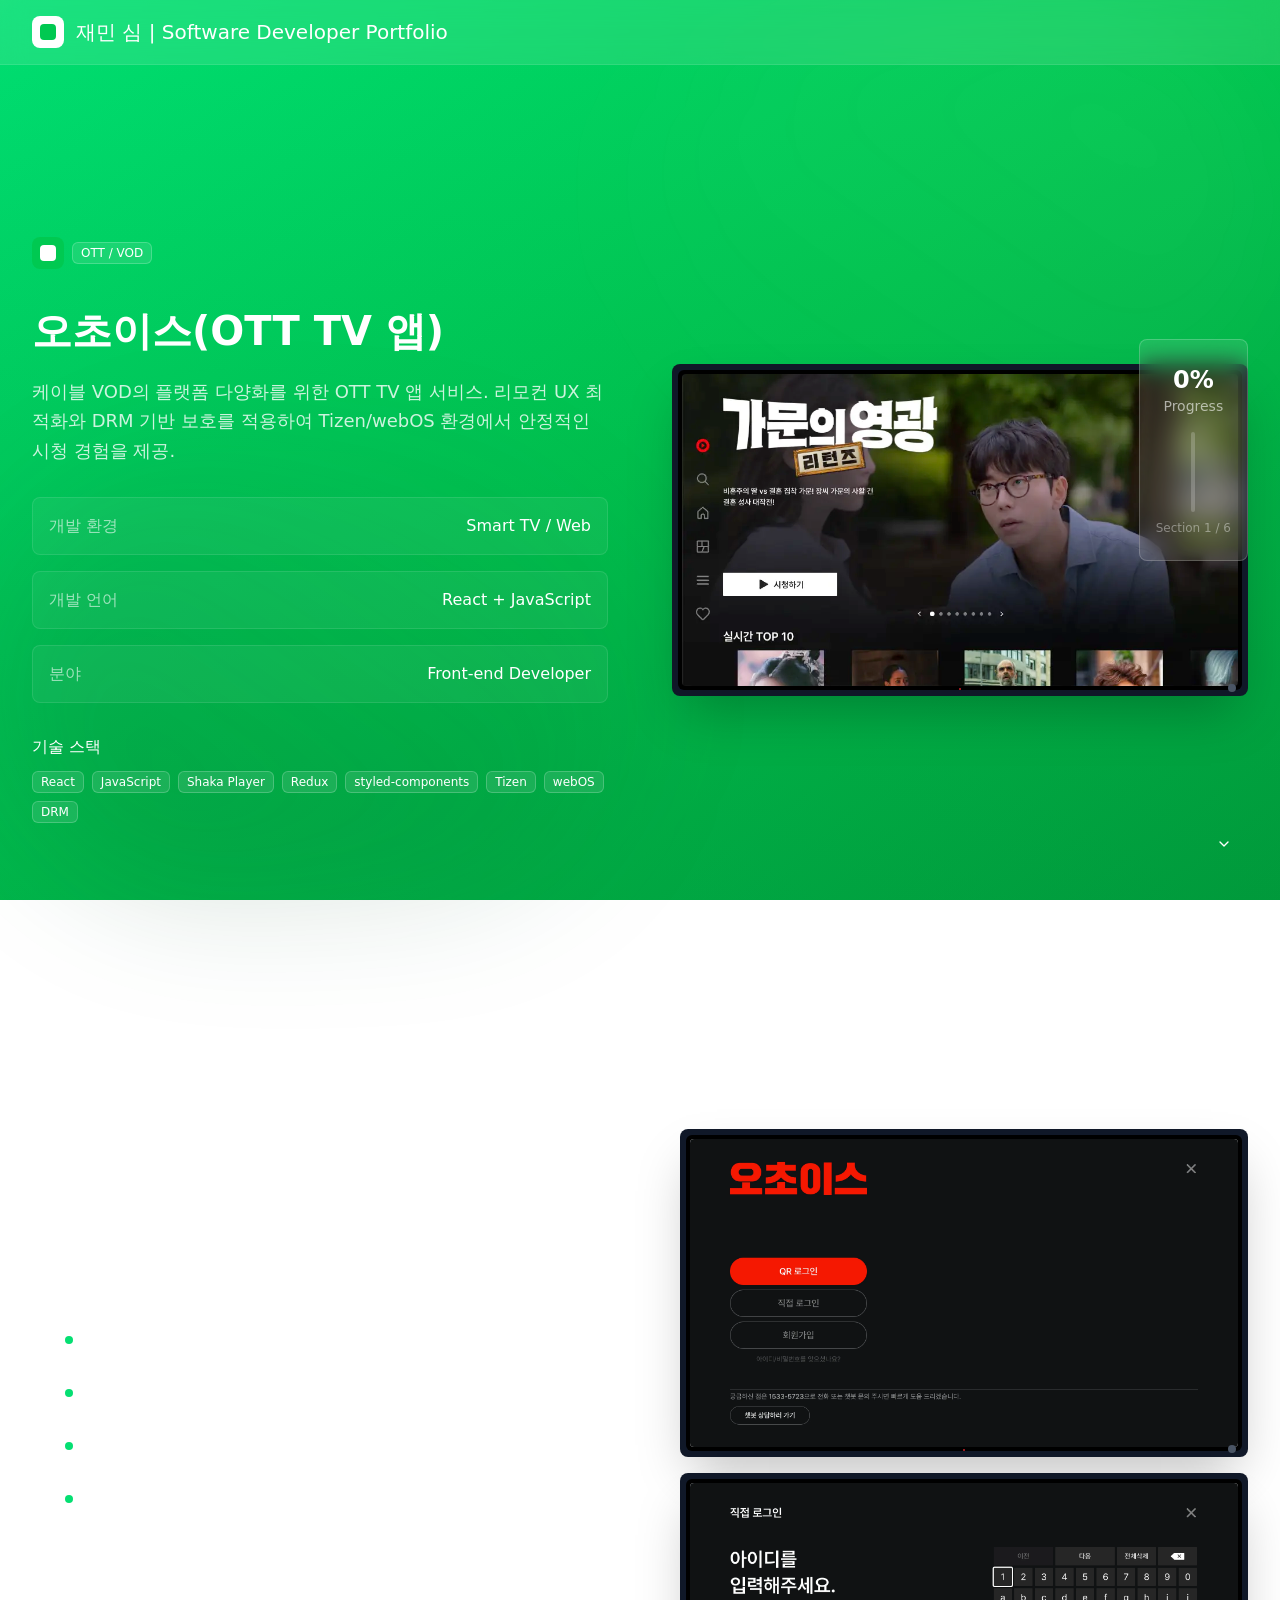
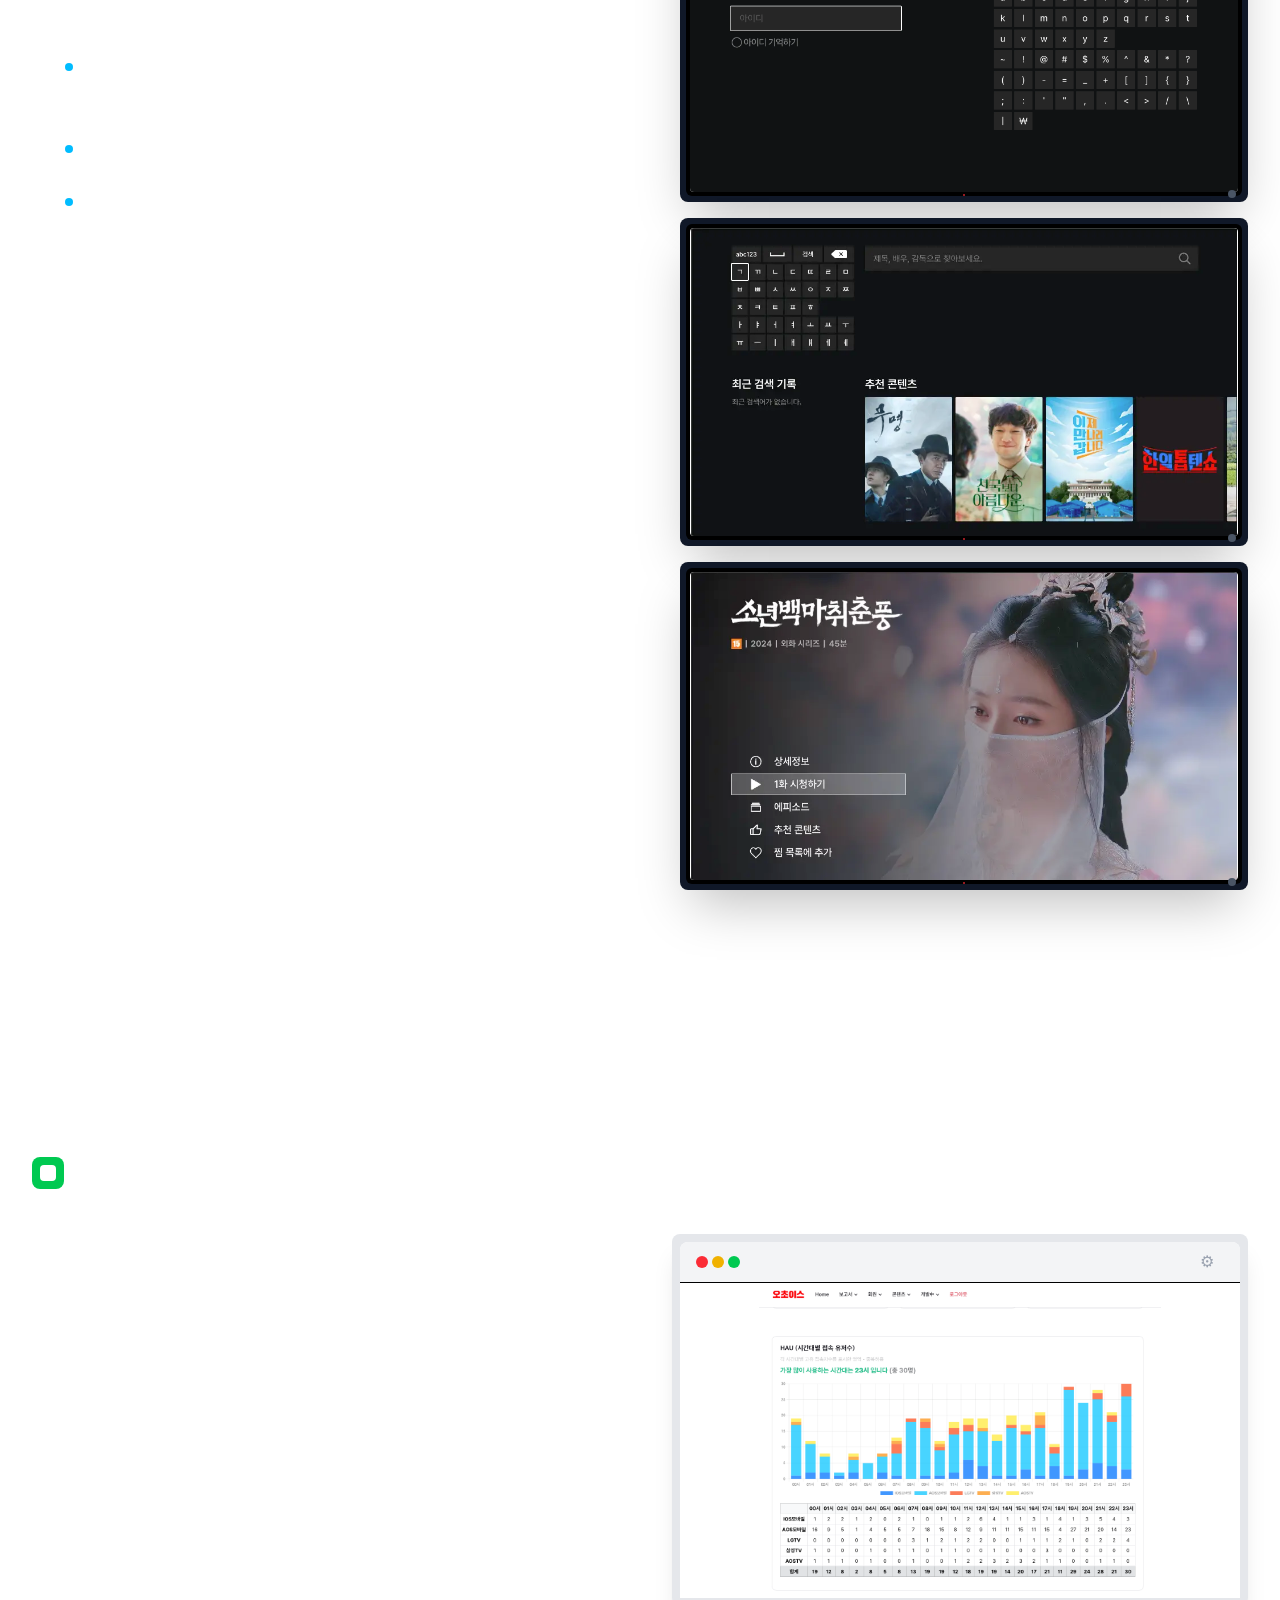
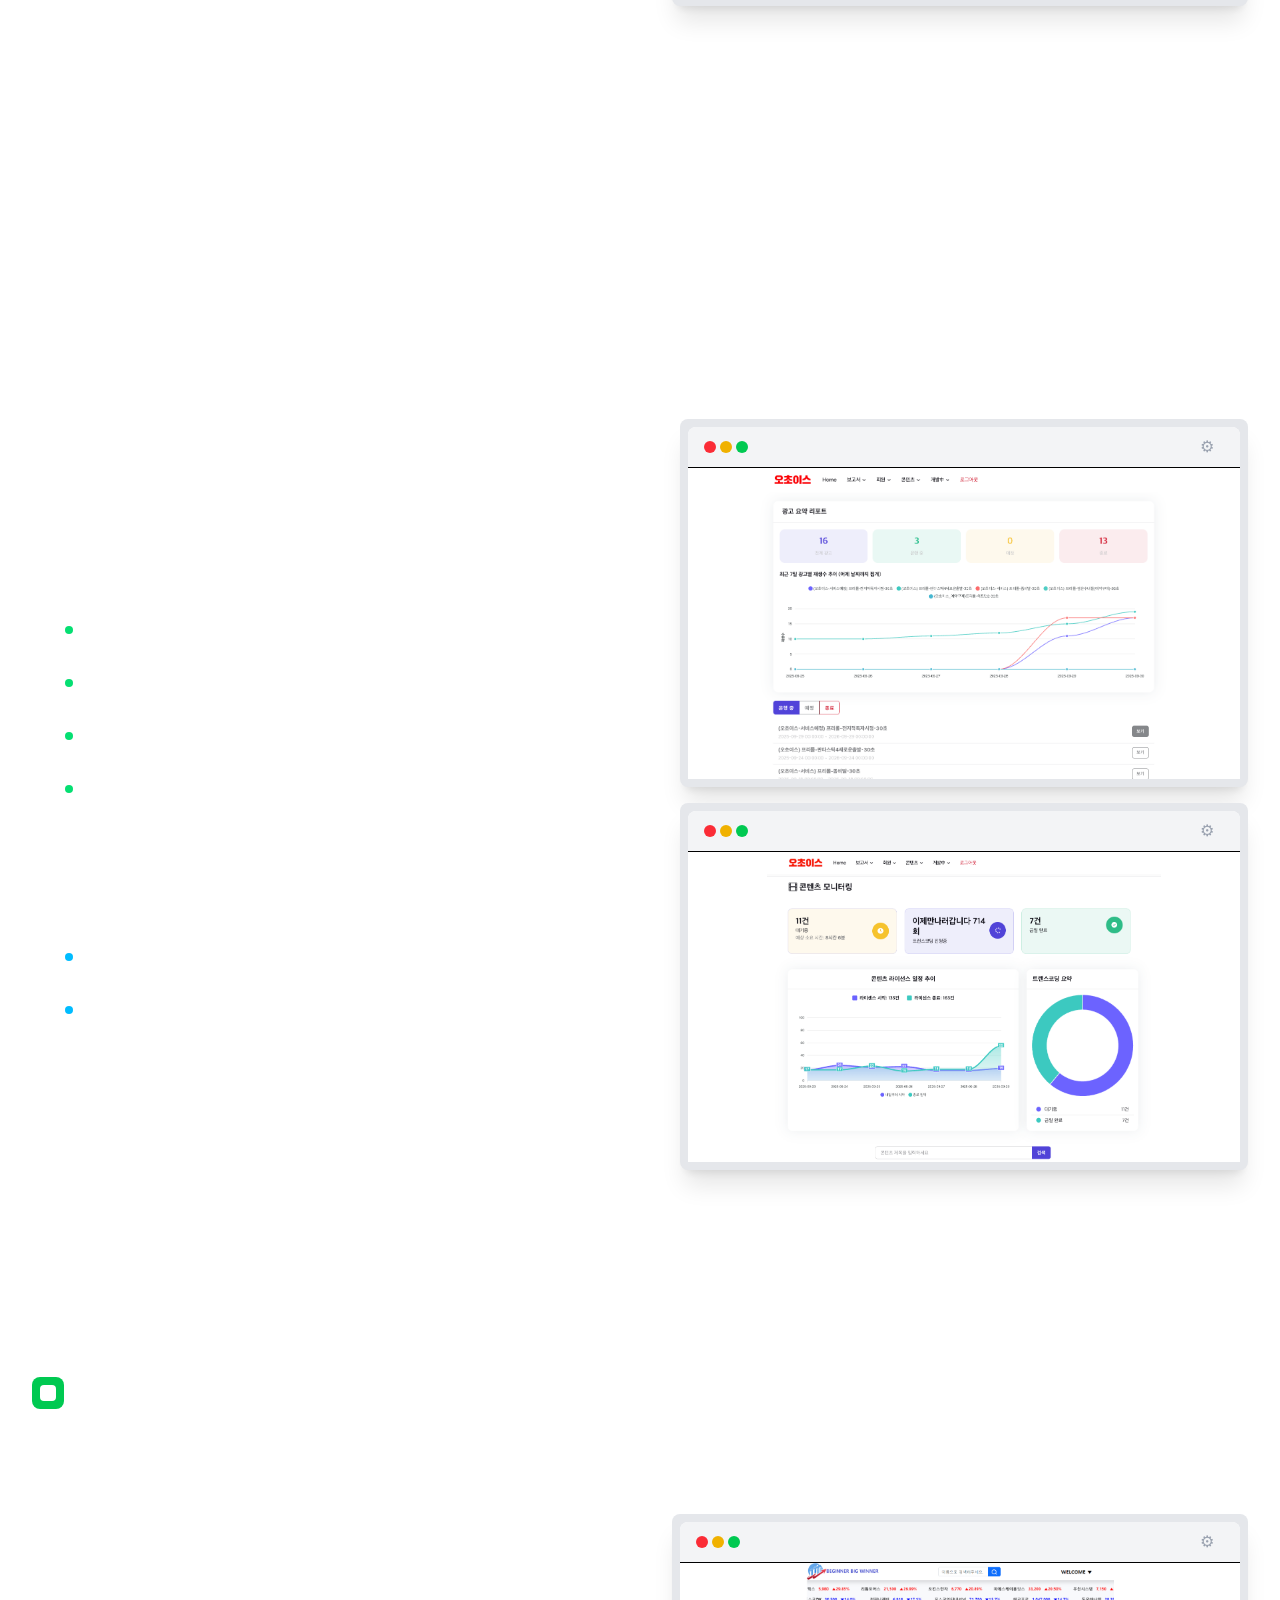
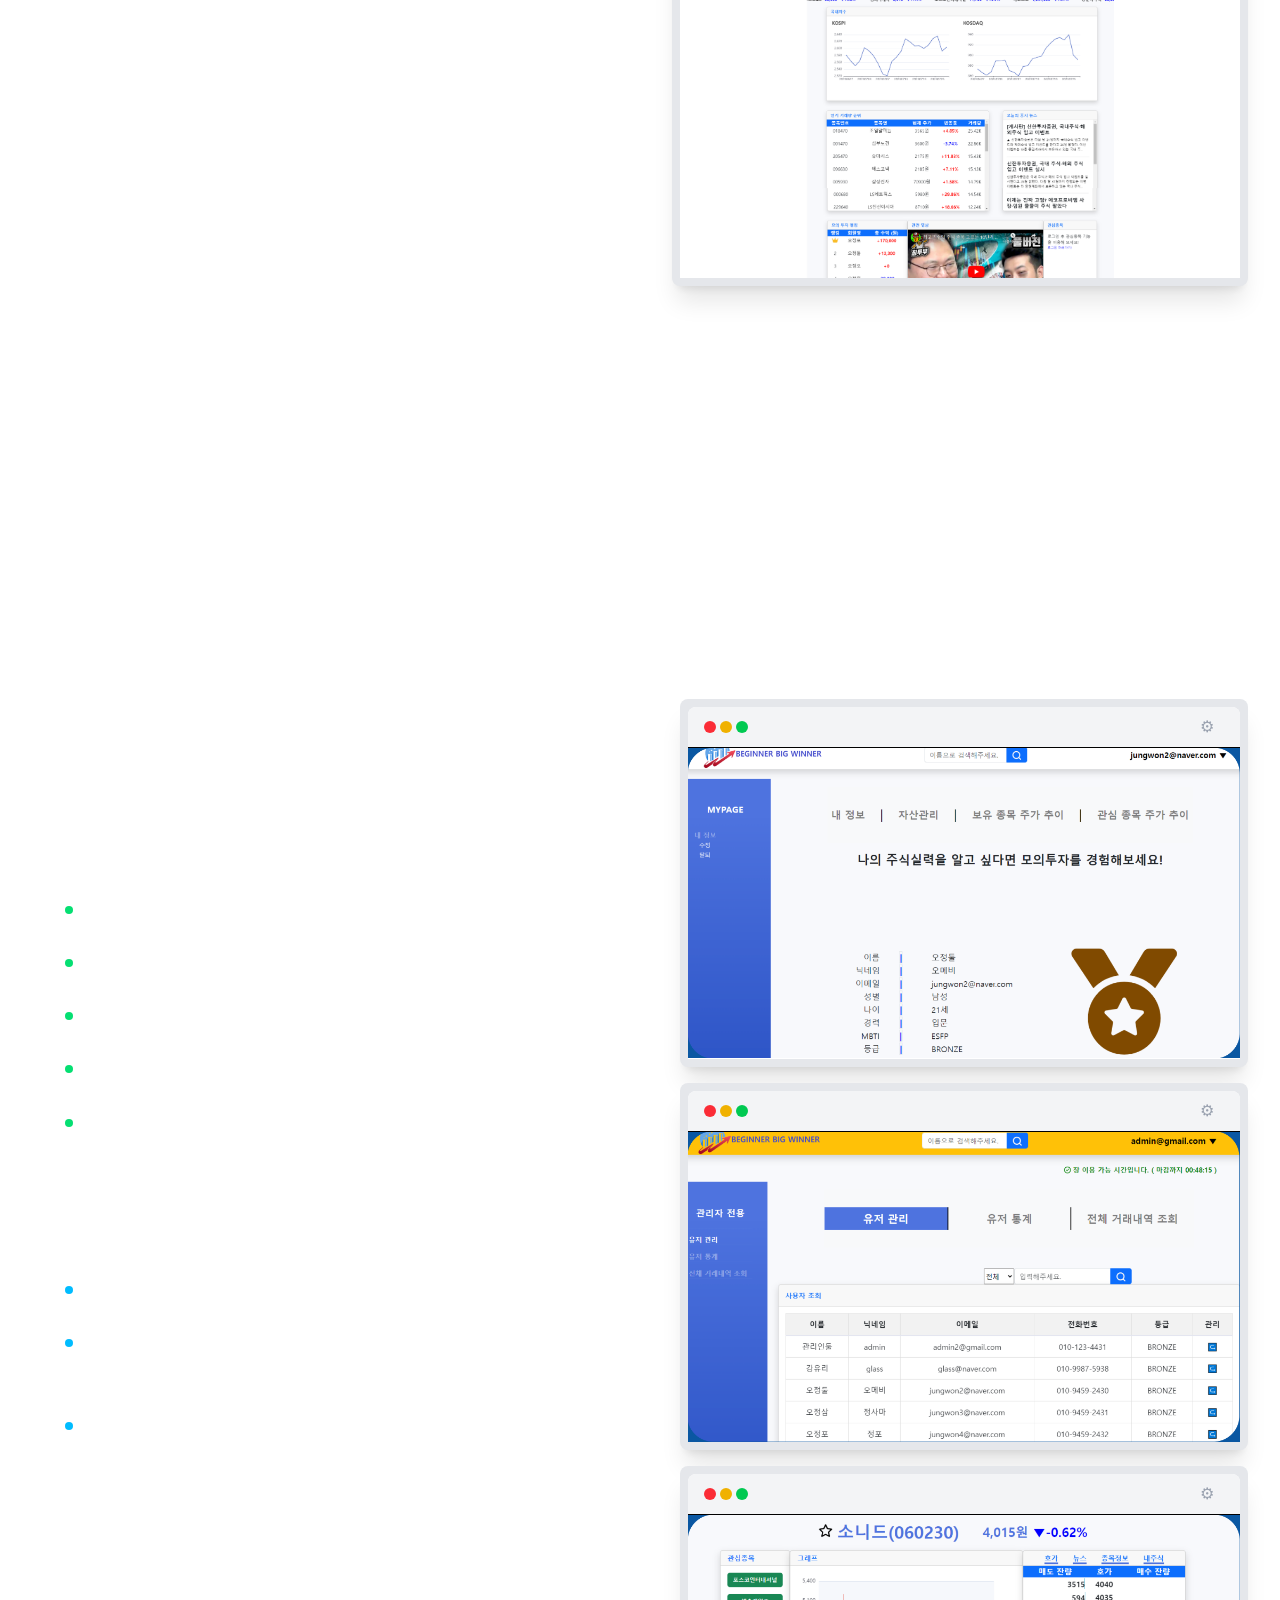
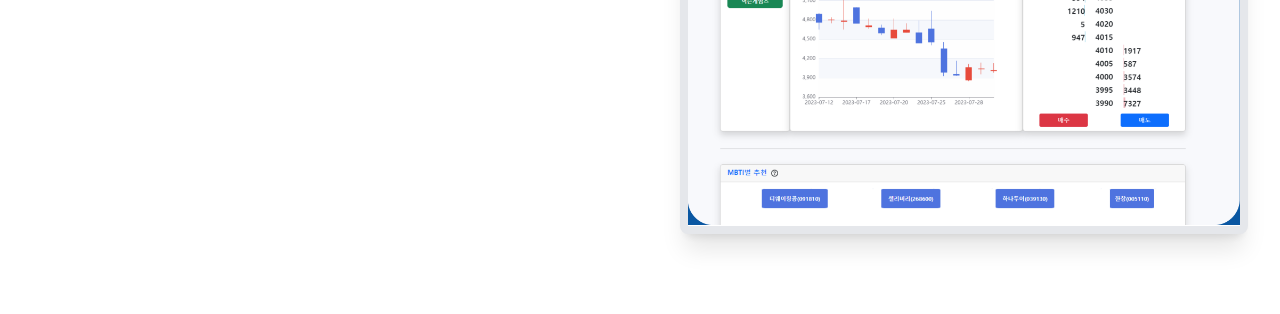
<file: index.html>
<!doctype html>
<html lang="en">
  <head>
    <meta charset="UTF-8" />
    <link rel="icon" type="image/svg+xml" href="/vite.svg" />
    <meta name="viewport" content="width=device-width, initial-scale=1.0" />
    <title>jm-page</title>
    <script type="module" crossorigin src="/assets/index-B34gSlDH.js"></script>
    <link rel="stylesheet" crossorigin href="/assets/index-Baxtx7IP.css">
  </head>
  <body>
    <div id="root"></div>
  </body>
</html>
</file>
